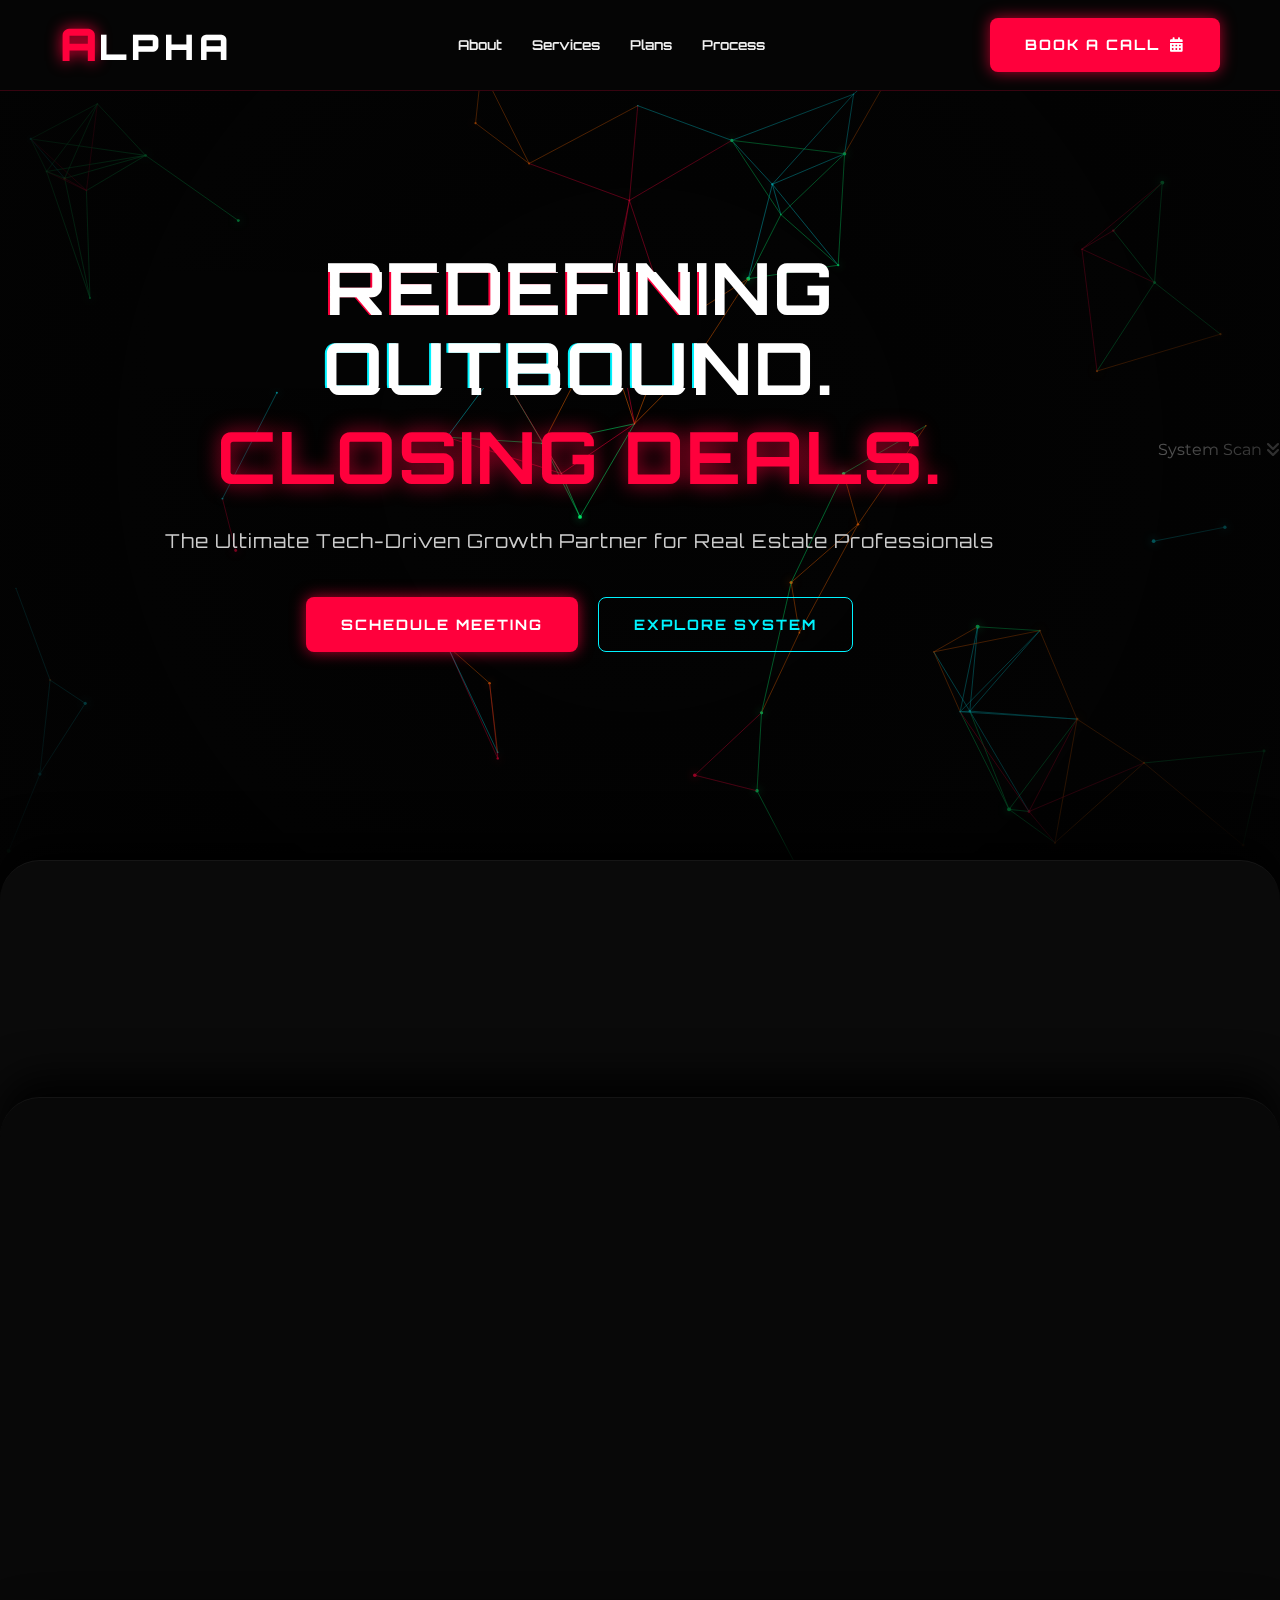
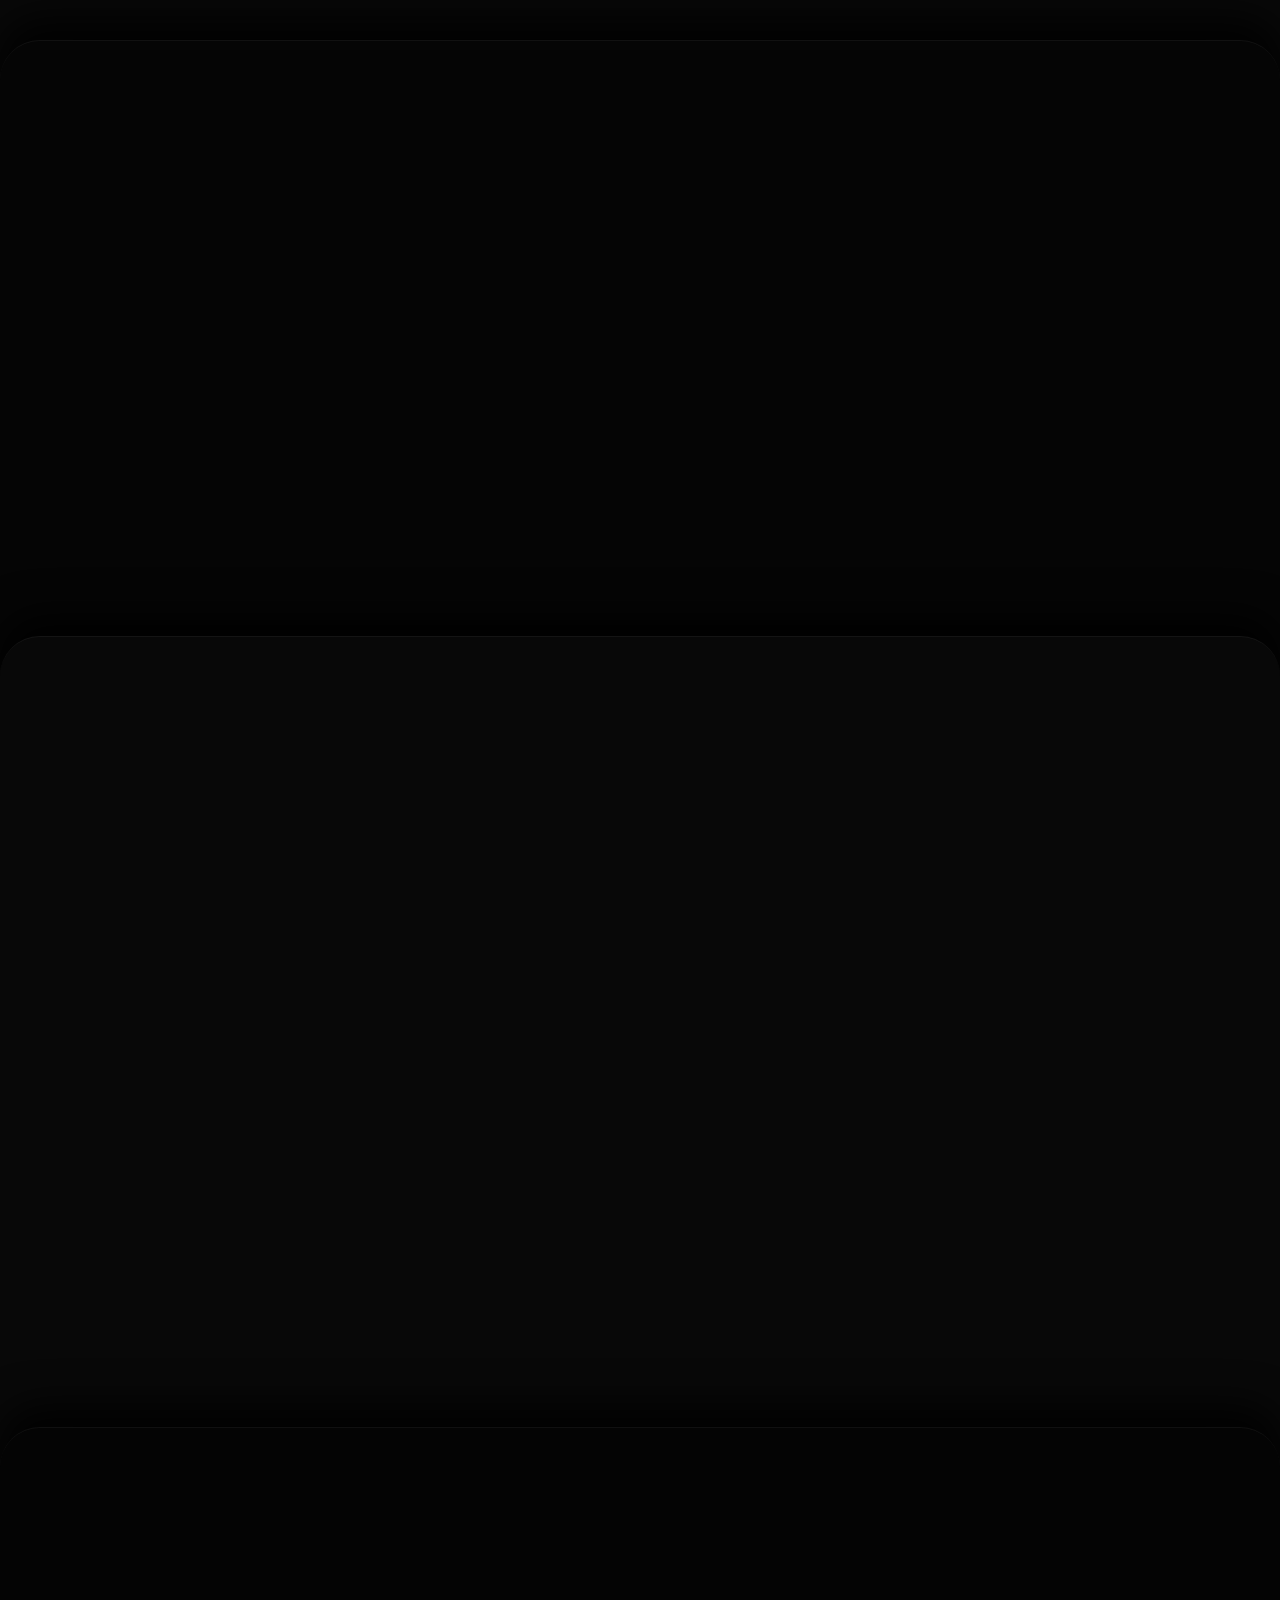
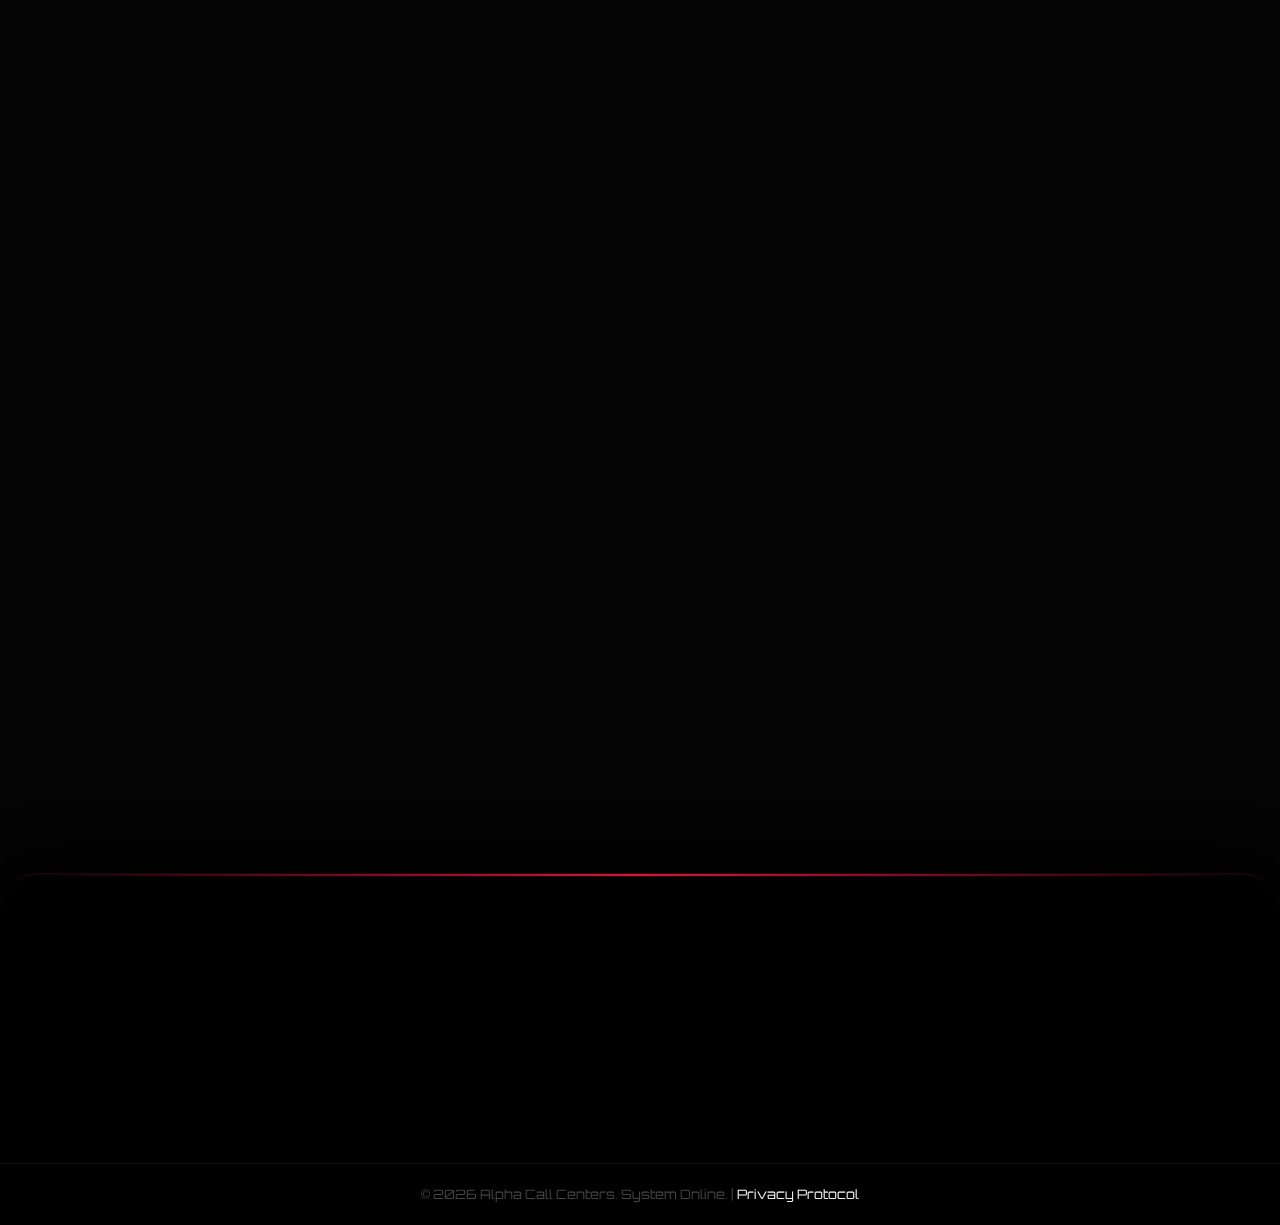
<file: sample 1/index.html>
<!DOCTYPE html>
<html lang="en">
<head>
    <meta charset="UTF-8">
    <meta name="viewport" content="width=device-width, initial-scale=1.0">
    <title>Alpha Call Centers | The Future of Outbound</title>
    <link href="https://unpkg.com/aos@2.3.1/dist/aos.css" rel="stylesheet">
    <link rel="stylesheet" href="style.css">
    <link href="https://fonts.googleapis.com/css2?family=Montserrat:wght@300;400;500;700;900&family=Orbitron:wght@400;500;700;900&display=swap" rel="stylesheet">
    <link rel="stylesheet" href="https://cdnjs.cloudflare.com/ajax/libs/font-awesome/6.4.0/css/all.min.css">
</head>
<body>

    <canvas id="neural-canvas"></canvas>
    <div class="bg-overlay"></div>

    <nav class="navbar">
        <div class="container nav-container">
            <a href="#home" class="logo">
                <span class="logo-accent">A</span><span class="logo-text">LPHA</span>
            </a>
            <ul class="nav-links">
                <li><a href="#about" class="cyber-link">About</a></li>
                <li><a href="#services" class="cyber-link">Services</a></li>
                <li><a href="#packages" class="cyber-link">Plans</a></li>
                <li><a href="#how-it-works" class="cyber-link">Process</a></li>
            </ul>
            <a href="#booking" class="btn btn-neon">Book a Call <i class="fas fa-calendar-alt"></i></a>
            <div class="hamburger">
                <i class="fas fa-bars"></i>
            </div>
        </div>
    </nav>

    <header id="home" class="hero-section">
        <div class="container hero-content">
            <h1 class="hero-title glitch" data-text="Redefining Outbound.">
                Redefining Outbound.
            </h1>
            <h1 class="hero-title highlight text-glow" data-aos="fade-up" data-aos-delay="200">
                Closing Deals.
            </h1>
            <p data-aos="fade-up" data-aos-delay="400" class="hero-subtitle">
                The Ultimate Tech-Driven Growth Partner for Real Estate Professionals
            </p>
            <div class="hero-btns" data-aos="fade-up" data-aos-delay="600">
                <a href="#booking" class="btn btn-neon">Schedule Meeting</a>
                <a href="#services" class="btn btn-outline-cyber float-anim">Explore System</a>
            </div>
        </div>

        <a href="#stats" class="scroll-down-btn" data-aos="fade-in" data-aos-delay="1000">
            <span>System Scan</span>
            <i class="fas fa-angle-double-down"></i>
        </a>
    </header>

    <section id="stats" class="stats-section stacked-section">
        <div class="container">
            <div class="stats-grid">
                <div class="stat-box color-orange" data-aos="fade-up" data-aos-delay="100">
                    <h3 class="counter">200+</h3>
                    <p>Deals Closed</p>
                </div>
                <div class="stat-box color-red" data-aos="fade-up" data-aos-delay="200">
                    <h3 class="counter">24/7</h3>
                    <p>Uptime Support</p>
                </div>
                <div class="stat-box color-green" data-aos="fade-up" data-aos-delay="300">
                    <h3 class="counter">100%</h3>
                    <p>Data Accuracy</p>
                </div>
            </div>
        </div>
    </section>

    <section id="about" class="about stacked-section section-padding">
        <div class="container about-container">
            <div class="cyber-card" data-aos="zoom-in" data-aos-duration="1000">
                <div class="section-title left-align">
                    <h2>The <span class="alpha-neon-word">ALPHA</span> Advantage</h2>
                    <p class="subtitle-cyber color-orange">Dominating the real estate market requires next-gen infrastructure.</p>
                </div>
                <div class="about-text">
                    <p>At <strong>Alpha Call Centers</strong>, we operate as a seamless extension of your neural network. We engineer bespoke growth systems, transforming cold data into hot, ready-to-close conversions for real estate investors, wholesalers, and flippers.</p>
                    <p>Beyond our elite dialing agents, we secure your operational edge with 24/7 IT support, CRM optimization, and flawless automation setups. Partnering with us means unlocking a highly optimized revenue-generating machine.</p>
                    <a href="#booking" class="btn btn-outline-cyber mt-20">Sync With Us</a>
                </div>
            </div>
        </div>
    </section>

    <section id="services" class="services stacked-section section-padding">
        <div class="container">
            <div class="section-title" data-aos="fade-down">
                <h2>Elite Services</h2>
                <p>High-performance modules designed for maximum ROI.</p>
            </div>
            <div class="cyber-grid">
                <div class="cyber-module hover-orange" data-aos="fade-up" data-aos-delay="100">
                    <div class="icon-wrapper"><i class="fas fa-database"></i></div>
                    <h3>Precision Sourcing</h3>
                    <p>Highly targeted data mining matched perfectly to your ideal client profile for absolute efficiency.</p>
                </div>
                <div class="cyber-module hover-red" data-aos="fade-up" data-aos-delay="200">
                    <div class="icon-wrapper"><i class="fas fa-headset"></i></div>
                    <h3>Strategic Calling</h3>
                    <p>Fuel your pipeline with elite communicators who excel at high-level prospect qualification.</p>
                </div>
                <div class="cyber-module hover-green" data-aos="fade-up" data-aos-delay="300">
                    <div class="icon-wrapper"><i class="fas fa-handshake"></i></div>
                    <h3>Acquisition</h3>
                    <p>We handle heavy negotiations and dispositions to push your deals across the finish line with speed.</p>
                </div>
            </div>
        </div>
    </section>

    <section id="packages" class="packages stacked-section section-padding">
        <div class="container">
            <div class="section-title" data-aos="fade-up">
                <h2>Data Plans</h2>
            </div>
            <div class="pricing-wrapper">
                <div class="cyber-price-card theme-orange" data-aos="fade-right" data-aos-delay="200">
                    <h3>Starter</h3>
                    <p class="subtitle">For emerging protocols</p>
                    <ul class="features-list">
                        <li><i class="fas fa-check"></i> 1 Dedicated Cold Caller</li>
                        <li><i class="fas fa-check"></i> Account Success Manager</li>
                        <li><i class="fas fa-check"></i> QA & Performance Tracking</li>
                        <li><i class="fas fa-check"></i> Readymode Dialer Access</li>
                        <li><i class="fas fa-check"></i> Weekly Sync</li>
                    </ul>
                    <a href="#booking" class="btn btn-outline-orange w-100">Initialize Plan</a>
                </div>
                
                <div class="cyber-price-card featured-plan theme-red" data-aos="zoom-in" data-aos-delay="100">
                    <div class="cyber-badge">Top Tier</div>
                    <h3>Pro Scaling</h3>
                    <p class="subtitle">For aggressive override</p>
                    <ul class="features-list">
                        <li><i class="fas fa-bolt highlight-red"></i> <strong>2 Dedicated Callers</strong></li>
                        <li><i class="fas fa-bolt highlight-red"></i> Account Success Manager</li>
                        <li><i class="fas fa-bolt highlight-red"></i> 30k Fresh Data Records</li>
                        <li><i class="fas fa-bolt highlight-red"></i> 30k Premium Skip Traces</li>
                        <li><i class="fas fa-bolt highlight-red"></i> QA, Analytics & Sync</li>
                    </ul>
                    <a href="#booking" class="btn btn-neon w-100">Deploy Now</a>
                </div>
                
                <div class="cyber-price-card theme-green" data-aos="fade-left" data-aos-delay="200">
                    <h3>Growth</h3>
                    <p class="subtitle">For established nodes</p>
                    <ul class="features-list">
                        <li><i class="fas fa-check"></i> 1 Dedicated Cold Caller</li>
                        <li><i class="fas fa-check"></i> Account Success Manager</li>
                        <li><i class="fas fa-check"></i> 15k Fresh Data Records</li>
                        <li><i class="fas fa-check"></i> 15k Premium Skip Traces</li>
                        <li><i class="fas fa-check"></i> QA & Weekly Sync</li>
                    </ul>
                    <a href="#booking" class="btn btn-outline-green w-100">Initialize Plan</a>
                </div>
            </div>
        </div>
    </section>

    <section id="booking" class="booking-section stacked-section section-padding">
        <div class="container">
            <div class="section-title" data-aos="fade-down">
                <h2>Free 30-Minutes <span class="color-green">Meeting</span></h2>
                <p>Select a date and time to talk to our Acquisition Manager.</p>
            </div>
            
            <div class="calendly-wrapper" data-aos="zoom-in" data-aos-delay="200">
                <div class="calendly-inline-widget" data-url="https://calendly.com/YOUR_CALENDLY_LINK_HERE?hide_gdpr_banner=1&background_color=0a0a0a&text_color=ffffff&primary_color=ff003c" style="min-width:320px;height:700px;"></div>
                <script type="text/javascript" src="https://assets.calendly.com/assets/external/widget.js" async></script>
                </div>
        </div>
    </section>

    <footer class="footer-cyber stacked-section">
        <div class="footer-grid-line"></div>
        <div class="container footer-grid">
            <div class="footer-brand" data-aos="fade-right">
                <h2 class="logo"><span class="logo-accent">A</span><span class="logo-text">LPHA</span></h2>
                <p class="brand-desc mt-20">"Cold Calling is Our Craft. Closing Deals is Our Business."</p>
            </div>
            <div class="footer-contact" data-aos="fade-left">
                <h3>Open Comm Channel</h3>
                <div class="contact-info">
                    <a href="mailto:support@galaxycallcenters.com"><i class="fas fa-envelope"></i> contact@alphacallcenters.com</a>
                    <a href="tel:5077040470"><i class="fas fa-satellite-dish"></i> (507) 704-0470</a>
                </div>
                <div class="social-cyber">
                    <a href="#"><i class="fab fa-linkedin-in"></i></a>
                    <a href="#"><i class="fab fa-facebook-f"></i></a>
                    <a href="#"><i class="fab fa-instagram"></i></a>
                </div>
            </div>
        </div>
        <div class="footer-copyright">
            <p>&copy; 2026 Alpha Call Centers. System Online. | <a href="#">Privacy Protocol</a></p>
        </div>
    </footer>

    <script src="https://unpkg.com/aos@2.3.1/dist/aos.js"></script>
    <script src="script.js"></script>
</body>
</html>
</file>
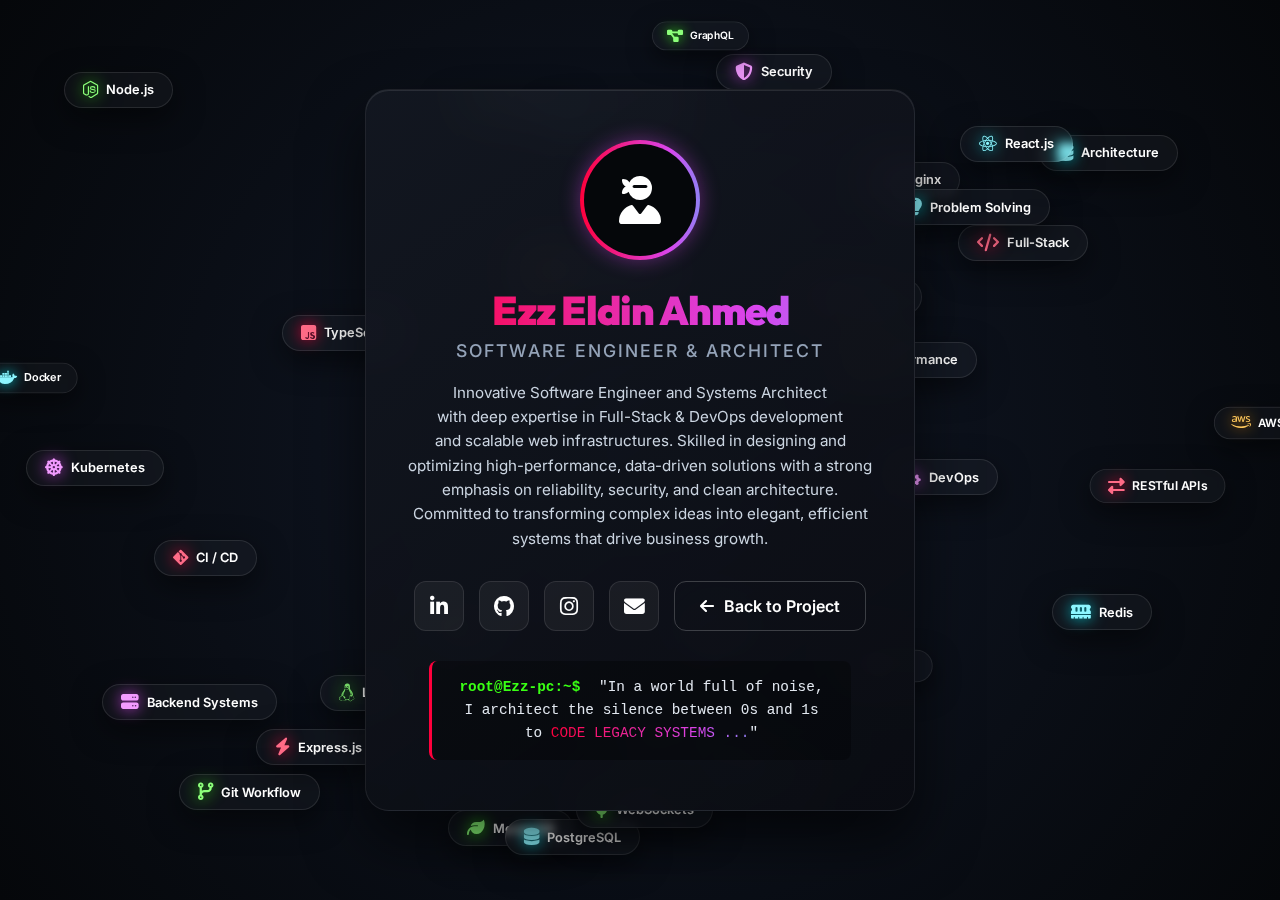
<file: ezz-profile.html>
<!DOCTYPE html>
<html lang="en">
<head>
    <meta charset="UTF-8">
    <meta name="viewport" content="width=device-width, initial-scale=1.0">
    <title>Ezz Eldin Ahmed | Software Engineer</title>
    <link rel="icon" type="image/png" href="logo1.png">
    
    <link rel="preconnect" href="https://fonts.googleapis.com">
    <link rel="preconnect" href="https://fonts.gstatic.com" crossorigin>
    <link href="https://fonts.googleapis.com/css2?family=Inter:wght@400;500;600&family=Outfit:wght@700;800;900&display=swap" rel="stylesheet">
    <link rel="stylesheet" href="https://cdnjs.cloudflare.com/ajax/libs/font-awesome/6.4.0/css/all.min.css">

    <style>
        :root {
            --bg-dark: #05070a;
            --text-muted: #94a3b8;
            --font-heading: 'Outfit', sans-serif;
            --font-body: 'Inter', sans-serif;
        }

        * { margin: 0; padding: 0; box-sizing: border-box; }
        
        body {
            /* radial-gradient عشان تفتح الخلفية زي ما اتفقنا */
            background: radial-gradient(circle at center, #111827 0%, #05070a 100%);
            color: #fff;
            font-family: var(--font-body);
            min-height: 100vh; /* بيخلي الصفحة بطول الشاشة بالظبط */
            display: flex;
            align-items: center; /* بيوسط الكارت رأساً (فوق وتحت) */
            justify-content: center; /* بيوسط الكارت أفقياً (يمين وشمال) */
            overflow: hidden; 
            position: relative;
            margin: 0;
        }

        /* ================= DEV FLOATING PILLS (MATRIX MODE) ================= */
/* ================= DEV FLOATING PILLS (MATRIX MODE) ================= */
.floating-pills { position: absolute; top: 0; left: 0; width: 100%; height: 100%; pointer-events: none; z-index: 0; opacity: 1; }        .f-pill { 
            position: absolute; background: rgba(255, 255, 255, 0.03); border: 1px solid rgba(255, 255, 255, 0.1); 
            backdrop-filter: blur(5px); box-shadow: 0 10px 30px rgba(0,0,0,0.5); display: flex; align-items: center; justify-content: center; 
            animation: floatDevPill 4s ease-in-out infinite alternate; 
            padding: 8px 18px; border-radius: 50px; font-weight: 600; color: #fff; gap: 8px; font-size: 0.8rem;
            white-space: nowrap;
        }
        .f-pill i { font-size: 1.1rem; }
        
        /* تلوين أيقونات البرمجة */
        /* تلوين أيقونات البرمجة (النسخة الفاتحة المضيئة) */
        .icon-node { color: #8cff7a; text-shadow: 0 0 15px rgba(57,255,20,0.9); }
        .icon-db { color: #8cf6ff; text-shadow: 0 0 15px rgba(0,243,255,0.9); }
        .icon-server { color: #f29bff; text-shadow: 0 0 15px rgba(217,70,239,0.9); }
        .icon-code { color: #ff6b87; text-shadow: 0 0 15px rgba(255,0,60,0.9); }
        .icon-aws { color: #ffc85c; text-shadow: 0 0 15px rgba(255,153,0,0.9); }

        /* توزيع الـ 33 كبسولة في كل زوايا الشاشة بسرعات مختلفة */
        .pill-1 { top: 8%; left: 5%; animation-duration: 3.5s; }
        .pill-2 { top: 15%; right: 8%; animation-duration: 4.2s; animation-delay: -1s; }
        .pill-3 { bottom: 20%; left: 8%; animation-duration: 3.8s; animation-delay: -0.5s; }
        .pill-4 { top: 25%; right: 15%; animation-duration: 4.5s; animation-delay: -2s; }
        .pill-5 { top: 10%; left: 35%; animation-duration: 5s; animation-delay: -1.5s; }
        .pill-6 { bottom: 12%; right: 35%; animation-duration: 4.1s; animation-delay: -2.5s; }
        .pill-7 { top: 40%; left: -2%; animation-duration: 3.2s; animation-delay: -0.8s; transform: scale(0.85); }
        .pill-8 { top: 45%; right: -2%; animation-duration: 4.8s; animation-delay: -1.2s; transform: scale(0.9); }
        .pill-9 { bottom: 6%; left: 35%; animation-duration: 3.9s; animation-delay: -2.1s; }
        .pill-10 { top: 6%; right: 35%; animation-duration: 4.6s; animation-delay: -3s; }
        .pill-11 { top: 60%; left: 12%; animation-duration: 3.4s; animation-delay: -0.3s; }
        .pill-12 { bottom: 30%; right: 10%; animation-duration: 4.3s; animation-delay: -1.8s; }
        .pill-13 { top: 35%; left: 22%; animation-duration: 5.2s; animation-delay: -2.2s; }
        .pill-14 { bottom: 45%; right: 22%; animation-duration: 3.7s; animation-delay: -0.9s; }
        .pill-15 { top: 75%; left: 25%; animation-duration: 4.9s; animation-delay: -1.7s; }
        .pill-16 { top: 80%; right: 40%; animation-duration: 3.6s; animation-delay: -0.6s; }
        .pill-17 { bottom: 15%; left: 20%; animation-duration: 4.4s; animation-delay: -2.8s; }
        .pill-18 { top: 18%; right: 25%; animation-duration: 5.1s; animation-delay: -3.5s; }
        
        /* الـ 15 كبسولة الجداد */
        .pill-19 { top: 2%; left: 50%; animation-duration: 3.1s; animation-delay: -0.2s; transform: scale(0.8); }
        .pill-20 { bottom: 5%; right: 50%; animation-duration: 4.7s; animation-delay: -1.1s; }
        .pill-21 { top: 50%; left: 2%; animation-duration: 3.9s; animation-delay: -2.4s; }
        .pill-22 { top: 52%; right: 4%; animation-duration: 5.3s; animation-delay: -0.7s; transform: scale(0.95); }
        .pill-23 { top: 88%; left: 45%; animation-duration: 4.1s; animation-delay: -3.1s; }
        .pill-24 { bottom: 85%; right: 45%; animation-duration: 3.3s; animation-delay: -1.4s; }
        .pill-25 { top: 28%; left: 40%; animation-duration: 4.6s; animation-delay: -0.9s; }
        .pill-26 { bottom: 28%; right: 40%; animation-duration: 3.8s; animation-delay: -2.6s; }
        .pill-27 { top: 68%; left: 32%; animation-duration: 5.5s; animation-delay: -1.9s; transform: scale(0.85); }
        .pill-28 { bottom: 65%; right: 28%; animation-duration: 4.4s; animation-delay: -0.4s; }
        .pill-29 { top: 14%; left: 75%; animation-duration: 3.6s; animation-delay: -2.2s; }
        .pill-30 { bottom: 10%; right: 75%; animation-duration: 4.9s; animation-delay: -1.5s; }
        .pill-31 { top: 72%; left: 65%; animation-duration: 3.7s; animation-delay: -3.3s; transform: scale(0.9); }
        .pill-32 { bottom: 75%; right: 18%; animation-duration: 5.0s; animation-delay: -0.8s; }
        .pill-33 { top: 38%; left: 65%; animation-duration: 4.2s; animation-delay: -2.7s; }

        @keyframes floatDevPill { 0% { transform: translateY(0) rotate(0deg); } 100% { transform: translateY(-40px) rotate(5deg); } }

        /* ================= RGB ANIMATION ================= */
        @keyframes rgbShine {
            0% { background-position: 0% center; }
            100% { background-position: 300% center; }
        }

        .rgb-text {
            background: linear-gradient(90deg, #ff003c, #d946ef, #00f3ff, #ff7300, #ff003c);
            background-size: 300% auto;
            -webkit-background-clip: text;
            -webkit-text-fill-color: transparent;
            animation: rgbShine 4s linear infinite;
        }

        /* ================= PROFILE CARD ================= */
        .profile-card {
            background: linear-gradient(145deg, rgba(20, 24, 34, 0.85) 0%, rgba(10, 12, 18, 0.95) 100%);
            border: 1px solid rgba(255, 255, 255, 0.08);
            backdrop-filter: blur(25px);
            border-radius: 24px;
            padding: 50px 40px;
            text-align: center;
            max-width: 550px; 
            width: 90%;
            position: relative;
            z-index: 10;
            box-shadow: 0 30px 60px rgba(0,0,0,0.6), inset 0 1px 0 rgba(255,255,255,0.1);
            transform: translateY(0);
            transition: transform 0.4s ease, box-shadow 0.4s ease;
        }

        .profile-card:hover {
            transform: translateY(-5px);
            box-shadow: 0 40px 80px rgba(0,0,0,0.8), 0 0 40px rgba(0, 243, 255, 0.1);
        }

        /* RGB Avatar Ring */
        .avatar-ring {
            width: 120px;
            height: 120px;
            margin: 0 auto 25px;
            border-radius: 50%;
            padding: 4px;
            background: linear-gradient(90deg, #ff003c, #d946ef, #00f3ff, #ff7300, #ff003c);
            background-size: 300% auto;
            animation: rgbShine 4s linear infinite;
            box-shadow: 0 0 20px rgba(217, 70, 239, 0.4);
        }

        .avatar-inner {
            width: 100%;
            height: 100%;
            background: var(--bg-dark);
            border-radius: 50%;
            display: flex;
            align-items: center;
            justify-content: center;
            font-size: 3rem;
            color: #fff;
        }

        .name {
            font-family: var(--font-heading);
            font-size: 2.5rem;
            font-weight: 900;
            margin-bottom: 5px;
            letter-spacing: -1px;
        }

        .title {
            font-size: 1.1rem;
            color: var(--text-muted);
            font-weight: 500;
            margin-bottom: 20px;
            letter-spacing: 2px;
            text-transform: uppercase;
        }

        .bio {
            font-size: 0.95rem;
            color: #cbd5e1;
            line-height: 1.6;
            margin-bottom: 30px;
        }

        /* Tech Stack Tags */
        .tech-stack {
            display: flex;
            flex-wrap: wrap;
            justify-content: center;
            gap: 10px;
            margin-bottom: 35px;
        }

        .tech-tag {
            background: rgba(255, 255, 255, 0.05);
            border: 1px solid rgba(255, 255, 255, 0.1);
            padding: 6px 14px;
            border-radius: 8px;
            font-size: 0.8rem;
            font-weight: 600;
            letter-spacing: 1px;
            transition: all 0.3s ease;
        }
        
        .tech-tag:hover {
            background: rgba(0, 243, 255, 0.1);
            border-color: #00f3ff;
            color: #00f3ff;
            transform: translateY(-2px);
        }

        /* Social & Action Buttons */
        .actions {
            display: flex;
            justify-content: center;
            gap: 15px;
        }

        .btn-social {
            width: 50px;
            height: 50px;
            border-radius: 12px;
            background: rgba(255, 255, 255, 0.05);
            border: 1px solid rgba(255, 255, 255, 0.1);
            display: flex;
            align-items: center;
            justify-content: center;
            color: #fff;
            font-size: 1.3rem;
            text-decoration: none;
            transition: all 0.3s ease;
        }

        .btn-social.linkedin:hover { background: #0077b5; border-color: #0077b5; transform: translateY(-3px); box-shadow: 0 10px 20px rgba(0, 119, 181, 0.4);}
        .btn-social.github:hover { background: #fff; color: #000; border-color: #fff; transform: translateY(-3px); box-shadow: 0 10px 20px rgba(255, 255, 255, 0.2);}
        .btn-social.instagram:hover { background: linear-gradient(45deg, #f09433 0%, #e6683c 25%, #dc2743 50%, #cc2366 75%, #bc1888 100%); border-color: transparent; transform: translateY(-3px); box-shadow: 0 10px 20px rgba(220, 39, 67, 0.4);}

        .btn-back {
            display: inline-flex;
            align-items: center;
            gap: 10px;
            padding: 0 25px;
            height: 50px;
            border-radius: 12px;
            background: transparent;
            border: 1px solid rgba(255, 255, 255, 0.2);
            color: #fff;
            font-weight: 600;
            text-decoration: none;
            transition: all 0.3s ease;
        }

        .btn-back:hover {
            background: #fff;
            color: #000;
            transform: translateY(-3px);
        }


        /* ================= MOBILE VIEW FIXES (STRETCH FIX) ================= */
        @media (max-width: 768px) {
            body {
                overflow-y: auto; 
                overflow-x: hidden;
                align-items: center; 
                padding: 40px 0; 
            }

            .profile-card {
                width: 92%;
                padding: 30px 20px;
                margin: 0 auto;
            }

            .avatar-ring { width: 90px; height: 90px; margin-bottom: 15px; }
            .name { font-size: 1.8rem; }
            .bio { font-size: 0.8rem; line-height: 1.5; }

            /* الفيكس هنا: بنصفر الطول وبنلغي الشد */
            .f-pill { 
                padding: 6px 12px; 
                font-size: 0.7rem; 
                height: auto !important; /* بيجبرها ترجع لحجمها الطبيعي */
                max-height: fit-content !important;
            }

            /* إعادة توزيع دقيقة تمنع التمزيق */
            .pill-1 { top: 3% !important; bottom: auto !important; left: 2% !important; transform: scale(0.8); }
            .pill-2 { top: 10% !important; bottom: auto !important; right: 2% !important; transform: scale(0.8); }
            .pill-3 { bottom: 3% !important; top: auto !important; left: 2% !important; transform: scale(0.8); }
            .pill-4 { bottom: 10% !important; top: auto !important; right: 2% !important; transform: scale(0.8); }
            
            .pill-5 { top: 22% !important; bottom: auto !important; left: -5% !important; transform: scale(0.7); }
            .pill-6 { top: 28% !important; bottom: auto !important; right: -5% !important; transform: scale(0.7); }
            .pill-7 { bottom: 22% !important; top: auto !important; left: -2% !important; transform: scale(0.75); }
            .pill-8 { bottom: 28% !important; top: auto !important; right: -2% !important; transform: scale(0.75); }
            
            .pill-9 { top: 40% !important; bottom: auto !important; left: -10% !important; transform: scale(0.65); }
            .pill-10 { top: 48% !important; bottom: auto !important; right: -10% !important; transform: scale(0.65); }
            .pill-11 { bottom: 40% !important; top: auto !important; left: 5% !important; transform: scale(0.8); }
            .pill-12 { bottom: 48% !important; top: auto !important; right: 5% !important; transform: scale(0.8); }

            .pill-13, .pill-14, .pill-15, .pill-16, .pill-17, .pill-18,
            .pill-19, .pill-20, .pill-21, .pill-22, .pill-23, .pill-24,
            .pill-25, .pill-26, .pill-27, .pill-28, .pill-29, .pill-30,
            .pill-31, .pill-32, .pill-33 {
                display: none !important;
            }
        }

        .console-quote {
            margin-top: 30px;
            font-family: 'Courier New', Courier, monospace;
            font-size: 0.9rem;
            background: rgba(0, 0, 0, 0.3);
            padding: 15px 20px;
            border-radius: 8px;
            border-left: 3px solid #ff003c;
            display: inline-block;
            max-width: 90%;
            animation: fadeInQuote 1.5s ease-out;
        }

        .console-prompt {
            color: #39ff14; /* لون أخضر تيرمنال */
            margin-right: 10px;
            font-weight: bold;
        }

        .console-text {
            color: #e2e8f0;
            line-height: 1.6;
        }

        @keyframes fadeInQuote {
            from { opacity: 0; transform: translateY(20px); }
            to { opacity: 1; transform: translateY(0); }
        }

        /* تعديل بسيط للموبايل */
        @media (max-width: 768px) {
            .console-quote {
                font-size: 0.75rem;
                padding: 10px;
            }
        }

    </style>
</head>
<body>

    <div class="floating-pills">
        <div class="f-pill pill-1"><i class="fab fa-node-js icon-node"></i> Node.js</div>
        <div class="f-pill pill-2"><i class="fas fa-database icon-db"></i> Architecture</div>
        <div class="f-pill pill-3"><i class="fas fa-server icon-server"></i> Backend Systems</div>
        <div class="f-pill pill-4"><i class="fas fa-code icon-code"></i> Full-Stack</div>
        <div class="f-pill pill-5"><i class="fas fa-terminal icon-node"></i> API Design</div>
        <div class="f-pill pill-6"><i class="fas fa-network-wired icon-db"></i> Scalability</div>
        <div class="f-pill pill-7"><i class="fab fa-docker icon-db"></i> Docker</div>
        <div class="f-pill pill-8"><i class="fab fa-aws icon-aws"></i> AWS</div>
        <div class="f-pill pill-9"><i class="fas fa-leaf icon-node"></i> MongoDB</div>
        <div class="f-pill pill-10"><i class="fas fa-shield-alt icon-server"></i> Security</div>
        <div class="f-pill pill-11"><i class="fab fa-git-alt icon-code"></i> CI / CD</div>
        <div class="f-pill pill-12"><i class="fas fa-memory icon-db"></i> Redis</div>
        <div class="f-pill pill-13"><i class="fab fa-js-square icon-code"></i> TypeScript</div>
        <div class="f-pill pill-14"><i class="fas fa-cogs icon-server"></i> DevOps</div>
        <div class="f-pill pill-15"><i class="fab fa-linux icon-node"></i> Linux</div>
        <div class="f-pill pill-16"><i class="fas fa-project-diagram icon-db"></i> Microservices</div>
        <div class="f-pill pill-17"><i class="fas fa-bolt icon-code"></i> Express.js</div>
        <div class="f-pill pill-18"><i class="fas fa-server icon-server"></i> Nginx</div>
        
        <div class="f-pill pill-19"><i class="fas fa-project-diagram icon-node"></i> GraphQL</div>
        <div class="f-pill pill-20"><i class="fas fa-database icon-db"></i> PostgreSQL</div>
        <div class="f-pill pill-21"><i class="fas fa-dharmachakra icon-server"></i> Kubernetes</div>
        <div class="f-pill pill-22"><i class="fas fa-exchange-alt icon-code"></i> RESTful APIs</div>
        <div class="f-pill pill-23"><i class="fas fa-plug icon-node"></i> WebSockets</div>
        <div class="f-pill pill-24"><i class="fas fa-sitemap icon-db"></i> System Design</div>
        <div class="f-pill pill-25"><i class="fas fa-cloud icon-aws"></i> Cloud Computing</div>
        <div class="f-pill pill-26"><i class="fas fa-sync-alt icon-server"></i> Agile</div>
        <div class="f-pill pill-27"><i class="fas fa-stream icon-node"></i> Kafka</div>
        <div class="f-pill pill-28"><i class="fas fa-broom icon-code"></i> Clean Code</div>
        <div class="f-pill pill-29"><i class="fab fa-react icon-db"></i> React.js</div>
        <div class="f-pill pill-30"><i class="fas fa-code-branch icon-node"></i> Git Workflow</div>
        <div class="f-pill pill-31"><i class="fab fa-python icon-server"></i> Python</div>
        <div class="f-pill pill-32"><i class="fas fa-lightbulb icon-db"></i> Problem Solving</div>
        <div class="f-pill pill-33"><i class="fas fa-tachometer-alt icon-aws"></i> Performance</div>
    </div>

    <div class="profile-card">
        
        <div class="avatar-ring">
            <div class="avatar-inner">
                <i class="fas fa-user-ninja"></i>
            </div>
        </div>

        <h1 class="name rgb-text">Ezz Eldin Ahmed</h1>
        <div class="title">Software Engineer & Architect</div>

        <p class="bio">
            Innovative Software Engineer and Systems Architect <br> with deep expertise in Full-Stack & DevOps development <br> and scalable web infrastructures. Skilled in designing and optimizing high-performance, data-driven solutions with a strong emphasis on reliability, security, and clean architecture. Committed to transforming complex ideas into elegant, efficient systems that drive business growth.
        </p>

        <!--<div class="tech-stack">
            <span class="tech-tag">Node.js</span>
            <span class="tech-tag">Express</span>
            <span class="tech-tag">JavaScript / TS</span>
            <span class="tech-tag">DevOps</span>
            <span class="tech-tag">Microservices</span>
            <span class="tech-tag">Database Architecture</span>
            <span class="tech-tag"> Full-Stack Web Development</span>
        </div> -->

        <div class="actions">
            <a href="https://www.linkedin.com/in/ezz-eldin-ahmed22/" target="_blank" class="btn-social linkedin"><i class="fab fa-linkedin-in"></i></a>
            <a href="https://github.com/EzzEldinx" target="_blank" class="btn-social github"><i class="fab fa-github"></i></a>
            <a href="https://www.instagram.com/ezzeldiinx" target="_blank" class="btn-social instagram"><i class="fab fa-instagram"></i></a>
            <a href="mailto:ezzeldin55x@gmail.com" class="btn-social gmail" title="Email Me"><i class="fas fa-envelope"></i></a>
            <a href="index.html" class="btn-back"><i class="fas fa-arrow-left"></i> Back to Project</a>
        </div>

        <div class="console-quote">
            <span class="console-prompt">root@Ezz-pc:~$</span> 
            <span class="console-text">
                "In a world full of noise, I architect the silence between 0s and 1s to <span class="rgb-text">CODE LEGACY SYSTEMS ...</span>"
            </span>
        </div>

    </div>

</body>
</html>
</file>
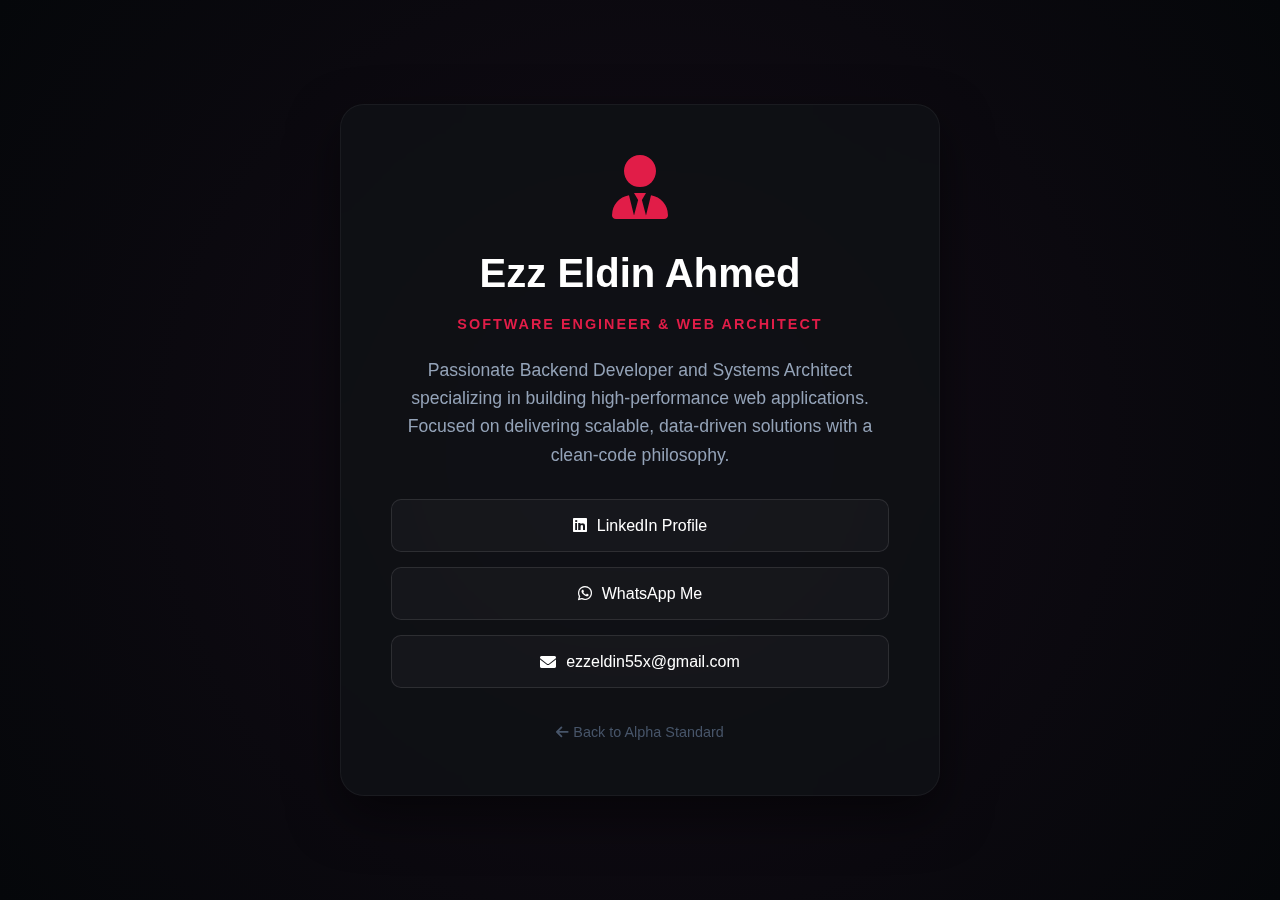
<file: sample 3/ezz-profile.html>
<!DOCTYPE html>
<html lang="en">
<head>
    <meta charset="UTF-8">
    <meta name="viewport" content="width=device-width, initial-scale=1.0">
    <title>Ezz Eldin Ahmed | Software Engineer</title>
    <link rel="stylesheet" href="https://cdnjs.cloudflare.com/ajax/libs/font-awesome/6.0.0/css/all.min.css">
    <link rel="stylesheet" href="style.css"> <style>
        .profile-hero {
            height: 100vh;
            display: flex;
            align-items: center;
            justify-content: center;
            text-align: center;
            background: radial-gradient(circle at center, rgba(225, 29, 72, 0.05) 0%, #05070a 100%);
        }
        .profile-card {
            background: rgba(15, 17, 21, 0.8);
            backdrop-filter: blur(20px);
            border: 1px solid rgba(255, 255, 255, 0.05);
            padding: 50px;
            border-radius: 24px;
            max-width: 600px;
            box-shadow: 0 20px 50px rgba(0,0,0,0.5);
        }
        .profile-img {
            width: 120px; height: 120px;
            border-radius: 50%;
            border: 3px solid #e11d48;
            margin-bottom: 20px;
            box-shadow: 0 0 20px rgba(225, 29, 72, 0.3);
        }
        .profile-name { font-size: 2.5rem; color: #fff; font-weight: 800; margin-bottom: 5px; }
        .profile-tag { color: #e11d48; font-weight: 600; letter-spacing: 2px; text-transform: uppercase; font-size: 0.9rem; margin-bottom: 20px; }
        .profile-bio { color: #94a3b8; font-size: 1.1rem; line-height: 1.6; margin-bottom: 30px; }
        .profile-contact { display: grid; gap: 15px; margin-bottom: 30px; }
        .contact-btn {
            display: flex; align-items: center; justify-content: center; gap: 10px;
            background: rgba(255, 255, 255, 0.03);
            color: #fff; padding: 12px; border-radius: 10px;
            text-decoration: none; border: 1px solid rgba(255,255,255,0.1);
            transition: 0.3s;
        }
        .contact-btn:hover { background: #e11d48; border-color: #e11d48; transform: translateY(-3px); }
        .back-link { color: #475569; text-decoration: none; font-size: 0.9rem; transition: 0.3s; }
        .back-link:hover { color: #fff; }
    </style>
</head>
<body class="dark-bg">
    <section class="profile-hero">
        <div class="profile-card" data-aos="zoom-in">
            <div class="profile-icon"><i class="fas fa-user-tie" style="font-size: 4rem; color: #e11d48; margin-bottom: 20px;"></i></div>
            
            <h1 class="profile-name">Ezz Eldin Ahmed</h1>
            <p class="profile-tag">Software Engineer & Web Architect</p>
            
            <p class="profile-bio">
                Passionate Backend Developer and Systems Architect specializing in building high-performance web applications. 
                Focused on delivering scalable, data-driven solutions with a clean-code philosophy.
            </p>

            <div class="profile-contact">
                <a href="https://www.linkedin.com/in/ezz-eldin-ahmed22/" target="_blank" class="contact-btn">
                    <i class="fab fa-linkedin"></i> LinkedIn Profile
                </a>
                <a href="https://wa.me/201020955429" target="_blank" class="contact-btn">
                    <i class="fab fa-whatsapp"></i> WhatsApp Me
                </a>
                <a href="mailto:ezzeldin55x@gmail.com" class="contact-btn">
                    <i class="fas fa-envelope"></i> ezzeldin55x@gmail.com
                </a>
            </div>

            <a href="index.html" class="back-link"><i class="fas fa-arrow-left"></i> Back to Alpha Standard</a>
        </div>
    </section>

    <script src="https://unpkg.com/aos@next/dist/aos.js"></script>
    <script>AOS.init();</script>
</body>
</html>
</file>
<file: sample 1/style.css>
/* ================= Variables & Core Setup ================= */
:root {
    /* Main Alpha Theme */
    --cyber-red: #ff003c; 
    --cyber-red-glow: rgba(255, 0, 60, 0.7);
    --bg-deep: #030303;
    --bg-panel: rgba(12, 12, 12, 0.95);
    --text-main: #f0f0f0;
    --text-muted: #8a8a8a;
    
    /* New Energetic Colors (Soul/Life) */
    --neon-green: #00ff73;
    --neon-orange: #ff6a00;
    --neon-cyan: #00f3ff;

    --transition: all 0.4s cubic-bezier(0.25, 0.8, 0.25, 1);
}

* {
    margin: 0;
    padding: 0;
    box-sizing: border-box;
}

body {
    background-color: var(--bg-deep);
    color: var(--text-main);
    font-family: 'Montserrat', sans-serif;
    line-height: 1.6;
    overflow-x: hidden;
}

h1, h2, h3, h4, .logo, .btn {
    font-family: 'Orbitron', sans-serif; 
    text-transform: uppercase;
    letter-spacing: 2px;
}

a { text-decoration: none; color: var(--text-main); transition: var(--transition); }
ul { list-style: none; }

.container {
    max-width: 1200px;
    margin: 0 auto;
    padding: 0 20px;
    position: relative;
    z-index: 5;
}

/* ================= Background Canvas ================= */
#neural-canvas {
    position: fixed; top: 0; left: 0; width: 100vw; height: 100vh; z-index: 0;
}
.bg-overlay {
    position: fixed; top: 0; left: 0; width: 100%; height: 100%;
    background: radial-gradient(circle at center, transparent 0%, var(--bg-deep) 100%);
    z-index: 1; pointer-events: none;
}

/* ================= The "Khayaly" Stacked Section Effect ================= */
/* This makes every section slide up and overlap the previous one like a card */
.stacked-section {
    background-color: #060606; /* Solid to cover the back */
    position: relative;
    z-index: 10;
    border-top: 1px solid rgba(255, 255, 255, 0.05);
    border-radius: 40px 40px 0 0; /* Curved top */
    box-shadow: 0 -20px 40px rgba(0, 0, 0, 0.9);
    margin-top: -40px; /* The overlap magic */
    padding-top: 100px; /* Space for the overlap */
    padding-bottom: 60px;
}

/* Specific background tints for overlapping sections to show depth */
#stats { background-color: #0a0a0a; z-index: 11; }
#about { background-color: #080808; z-index: 12; }
#services { background-color: #050505; z-index: 13; }
#packages { background-color: #080808; z-index: 14; }
#booking { background-color: #040404; z-index: 15; }
.footer-cyber { background-color: #000000; z-index: 16; margin-top: -30px; border-radius: 40px 40px 0 0; }

/* ================= Typography & Colors ================= */
.highlight { color: var(--cyber-red); text-shadow: 0 0 15px var(--cyber-red-glow); }
.text-glow { text-shadow: 0 0 20px var(--cyber-red-glow); }

/* Color Utilities */
.color-green { color: var(--neon-green) !important; text-shadow: 0 0 10px rgba(0,255,115,0.4); }
.color-orange { color: var(--neon-orange) !important; text-shadow: 0 0 10px rgba(255,106,0,0.4); }
.color-red { color: var(--cyber-red) !important; text-shadow: 0 0 10px rgba(255,0,60,0.4); }

.alpha-neon-word {
    color: var(--cyber-red);
    text-shadow: 0 0 10px var(--cyber-red), 0 0 30px var(--cyber-red), 0 0 50px var(--cyber-red);
    font-weight: 900; letter-spacing: 4px;
}

.section-title { text-align: center; margin-bottom: 70px; }
.section-title.left-align { text-align: left; }
.section-title h2 { font-size: 3rem; font-weight: 900; }
.subtitle-cyber { font-size: 1rem; margin-top: 10px; font-family: 'Orbitron', sans-serif;}

/* Glitch */
.glitch { position: relative; color: white; }
.glitch::before, .glitch::after {
    content: attr(data-text); position: absolute; top: 0; left: 0; width: 100%; height: 100%; background: var(--bg-deep);
}
.glitch::before { left: 2px; text-shadow: -2px 0 var(--cyber-red); clip: rect(24px, 550px, 90px, 0); animation: glitch-anim-2 3s infinite linear alternate-reverse; }
.glitch::after { left: -2px; text-shadow: -2px 0 var(--neon-cyan); clip: rect(85px, 550px, 140px, 0); animation: glitch-anim 2.5s infinite linear alternate-reverse; }
@keyframes glitch-anim { 0% { clip: rect(10px, 9999px, 86px, 0); } 20% { clip: rect(62px, 9999px, 12px, 0); } 40% { clip: rect(32px, 9999px, 86px, 0); } 60% { clip: rect(82px, 9999px, 32px, 0); } 80% { clip: rect(12px, 9999px, 96px, 0); } 100% { clip: rect(52px, 9999px, 42px, 0); } }
@keyframes glitch-anim-2 { 0% { clip: rect(65px, 9999px, 100px, 0); } 20% { clip: rect(10px, 9999px, 60px, 0); } 40% { clip: rect(80px, 9999px, 20px, 0); } 60% { clip: rect(40px, 9999px, 90px, 0); } 80% { clip: rect(90px, 9999px, 10px, 0); } 100% { clip: rect(20px, 9999px, 80px, 0); } }

/* ================= Logo Fix ================= */
.logo { display: flex; align-items: center; }
.logo-accent { font-size: 2.8rem; font-weight: 900; color: var(--cyber-red); text-shadow: 0 0 15px var(--cyber-red); }
.logo-text { font-size: 2.2rem; font-weight: 900; color: #ffffff; letter-spacing: 5px; margin-top: 5px;}

/* ================= Buttons ================= */
.btn {
    display: inline-flex; align-items: center; justify-content: center;
    padding: 15px 35px; font-size: 0.9rem; font-weight: 700;
    cursor: pointer; transition: var(--transition); position: relative;
    border-radius: 8px; /* Slightly smoother for the modern tech look */
}
.btn i { margin-left: 10px; }
.btn-neon { background: var(--cyber-red); color: #fff; border: none; box-shadow: 0 0 15px var(--cyber-red-glow); }
.btn-neon:hover { background: #fff; color: var(--cyber-red); box-shadow: 0 0 30px var(--cyber-red); transform: translateY(-3px); }

.btn-outline-cyber { background: transparent; color: var(--neon-cyan); border: 1px solid var(--neon-cyan); }
.btn-outline-cyber:hover { background: var(--neon-cyan); color: var(--bg-deep); box-shadow: 0 0 20px var(--neon-cyan); transform: translateY(-3px);}

.btn-outline-orange { background: transparent; color: var(--neon-orange); border: 1px solid var(--neon-orange); }
.btn-outline-orange:hover { background: var(--neon-orange); color: var(--bg-deep); box-shadow: 0 0 20px var(--neon-orange); transform: translateY(-3px);}

.btn-outline-green { background: transparent; color: var(--neon-green); border: 1px solid var(--neon-green); }
.btn-outline-green:hover { background: var(--neon-green); color: var(--bg-deep); box-shadow: 0 0 20px var(--neon-green); transform: translateY(-3px);}

.w-100 { width: 100%; }

/* ================= Navbar ================= */
.navbar { background: rgba(5, 5, 5, 0.9); backdrop-filter: blur(10px); position: fixed; width: 100%; top: 0; z-index: 1000; border-bottom: 1px solid rgba(255,0,60,0.2);}
.nav-container { display: flex; justify-content: space-between; align-items: center; height: 90px; }
.nav-links { display: flex; gap: 30px; }
.cyber-link { font-family: 'Orbitron', sans-serif; font-size: 0.85rem; font-weight: 600; position: relative; }
.cyber-link::before { content: ''; position: absolute; bottom: -5px; left: 0; width: 0; height: 2px; background: var(--cyber-red); transition: width 0.3s ease; }
.cyber-link:hover::before { width: 100%; }
.cyber-link:hover { color: var(--cyber-red); text-shadow: 0 0 8px var(--cyber-red); }
.hamburger { display: none; font-size: 1.8rem; color: var(--cyber-red); cursor: pointer; }

/* ================= Hero Section ================= */
.hero-section { position: relative; height: 100vh; display: flex; align-items: center; justify-content: center; text-align: center; }
.hero-content { max-width: 900px; z-index: 5; }
.hero-title { font-size: 4.5rem; line-height: 1.1; margin-bottom: 10px; }
.hero-subtitle { font-size: 1.2rem; color: #ccc; margin: 30px 0 40px; font-weight: 300; font-family: 'Orbitron', sans-serif; letter-spacing: 1px;}
.hero-btns { display: flex; justify-content: center; gap: 20px; }

/* ================= Stats Grid ================= */
.stats-grid { display: flex; justify-content: space-around; flex-wrap: wrap; gap: 30px; }
.stat-box { text-align: center; }
.stat-box h3 { font-size: 3.5rem; margin-bottom: 5px; }
.stat-box p { font-family: 'Orbitron', sans-serif; font-size: 0.85rem; color: #888; }

/* ================= Cards ================= */
.cyber-card, .cyber-module, .cyber-price-card {
    background: var(--bg-panel);
    border: 1px solid rgba(255, 255, 255, 0.05);
    padding: 40px; border-radius: 20px;
    position: relative; transition: var(--transition);
}

.cyber-grid { display: grid; grid-template-columns: repeat(auto-fit, minmax(300px, 1fr)); gap: 30px; }

.icon-wrapper { margin-bottom: 20px; }
.icon-wrapper i { font-size: 2.5rem; color: var(--text-muted); transition: var(--transition);}

.hover-orange:hover { border-color: var(--neon-orange); box-shadow: 0 10px 30px rgba(255,106,0,0.15); transform: translateY(-10px);}
.hover-orange:hover .icon-wrapper i { color: var(--neon-orange); text-shadow: 0 0 15px var(--neon-orange); }

.hover-red:hover { border-color: var(--cyber-red); box-shadow: 0 10px 30px rgba(255,0,60,0.15); transform: translateY(-10px);}
.hover-red:hover .icon-wrapper i { color: var(--cyber-red); text-shadow: 0 0 15px var(--cyber-red); }

.hover-green:hover { border-color: var(--neon-green); box-shadow: 0 10px 30px rgba(0,255,115,0.15); transform: translateY(-10px);}
.hover-green:hover .icon-wrapper i { color: var(--neon-green); text-shadow: 0 0 15px var(--neon-green); }

.cyber-module h3 { font-size: 1.3rem; margin-bottom: 15px; color: #fff; }

/* ================= Pricing Plans (Colorful Vibe) ================= */
.pricing-wrapper { display: flex; justify-content: center; gap: 30px; flex-wrap: wrap; }
.cyber-price-card { width: 350px; text-align: center; }

.theme-orange { border-top: 3px solid var(--neon-orange); }
.theme-red { border-top: 3px solid var(--cyber-red); }
.theme-green { border-top: 3px solid var(--neon-green); }

.featured-plan { transform: scale(1.05); background: rgba(20, 5, 5, 0.9); }
.featured-plan:hover { transform: scale(1.05) translateY(-5px); box-shadow: 0 15px 40px rgba(255,0,60,0.2); }

.cyber-badge {
    position: absolute; top: 0; left: 50%; transform: translate(-50%, -50%);
    background: var(--cyber-red); color: #fff; padding: 5px 20px; border-radius: 15px;
    font-family: 'Orbitron', sans-serif; font-size: 0.75rem; font-weight: 900;
}

.cyber-price-card h3 { font-size: 2.2rem; color: #fff; }
.features-list { margin: 30px 0; text-align: left; }
.features-list li { margin-bottom: 15px; color: #bbb; display: flex; align-items: center; gap: 12px; }
.features-list li i { color: #555; }
.highlight-red { color: var(--cyber-red) !important; text-shadow: 0 0 5px var(--cyber-red); }

/* ================= Calendly Booking Section ================= */
.calendly-wrapper {
    background: #000;
    border-radius: 20px;
    padding: 20px;
    border: 1px solid rgba(255, 0, 60, 0.3);
    box-shadow: 0 0 30px rgba(255, 0, 60, 0.1);
    overflow: hidden;
}

/* ================= Footer ================= */
.footer-cyber { padding: 80px 0 20px; position: relative;}
.footer-grid-line {
    position: absolute; top: 0; left: 0; width: 100%; height: 2px;
    background: linear-gradient(90deg, transparent, var(--cyber-red), transparent);
}
.footer-grid { display: flex; justify-content: space-between; flex-wrap: wrap; gap: 50px; margin-bottom: 40px; }
.brand-desc { color: #666; font-size: 0.9rem; max-width: 300px; }
.footer-contact h3 { color: #fff; margin-bottom: 20px; font-size: 1.2rem; }
.contact-info { display: flex; flex-direction: column; gap: 15px; margin-bottom: 20px; }
.contact-info a { color: #999; display: flex; align-items: center; gap: 10px; font-family: 'Orbitron', sans-serif; font-size: 0.85rem;}
.contact-info a:hover { color: var(--neon-cyan); text-shadow: 0 0 8px var(--neon-cyan); }
.social-cyber { display: flex; gap: 15px; }
.social-cyber a {
    width: 40px; height: 40px; background: rgba(255,255,255,0.05); color: #fff;
    display: flex; align-items: center; justify-content: center; border-radius: 8px;
    transition: var(--transition);
}
.social-cyber a:hover { background: var(--cyber-red); box-shadow: 0 0 15px var(--cyber-red); transform: translateY(-5px); }
.footer-copyright { text-align: center; padding-top: 20px; border-top: 1px solid #111; color: #444; font-size: 0.8rem; font-family: 'Orbitron', sans-serif;}

/* ================= Mobile Responsive ================= */
@media (max-width: 1024px) { .featured-plan { transform: scale(1); } .featured-plan:hover { transform: translateY(-5px); } }
@media (max-width: 768px) {
    .stacked-section { margin-top: -20px; border-radius: 20px 20px 0 0; padding-top: 60px;}
    .nav-links, .navbar .btn { display: none; }
    .hamburger { display: block; }
    .nav-links.active {
        display: flex; flex-direction: column; position: absolute;
        top: 90px; left: 0; width: 100%; background: rgba(5, 5, 5, 0.98);
        padding: 30px; border-bottom: 1px solid var(--cyber-red); gap: 20px; text-align: center;
    }
    .hero-title { font-size: 2.8rem; }
    .hero-subtitle { font-size: 1rem; }
    .hero-btns { flex-direction: column; }
    .footer-grid { flex-direction: column; text-align: center; }
    .brand-desc { margin: 0 auto; }
    .contact-info a, .social-cyber { justify-content: center; }
}
</file>
<file: sample 3/style.css>
/* ================= Variables & Core Setup ================= */
:root {
    --alpha-red: #d30000; 
    --alpha-red-hover: #ff1a1a;
    
    /* VIVID PHOSPHORESCENT COLORS */
    --neon-green: #39ff14; 
    --neon-orange: #ff7300; 
    --neon-cyan: #00f3ff;
    
    /* Professional Corporate Color Palette */
    --bg-dark: #090b14; 
    --bg-dark-panel: #131722;
    --text-light: #f4f4f8;
    --text-light-muted: #9aa0a6;

    --bg-light: #ffffff;
    --bg-split-blue: #eef5fb; 
    --text-dark: #0b1021;
    --text-dark-muted: #4a5568;
    --text-blue-accent: #1e3a8a; 
    
    /* Fonts Setup */
    --font-heading: 'Outfit', sans-serif;
    --font-body: 'Inter', sans-serif;

    --transition: all 0.3s ease;
}

* { margin: 0; padding: 0; box-sizing: border-box; }

body {
    background-color: var(--bg-dark);
    color: var(--text-light);
    font-family: var(--font-body);
    line-height: 1.7;
    overflow-x: hidden;
}

/* Typography Overrides */
h1, h2, h3, h4, .logo, .btn, .nav-link, .counter, .overline {
    font-family: var(--font-heading); 
}

a { text-decoration: none; color: inherit; transition: var(--transition); }
ul { list-style: none; }

.container {
    max-width: 1200px;
    margin: 0 auto;
    padding: 0 20px;
    position: relative;
    z-index: 5;
}

.relative-z { position: relative; z-index: 5; }
.overflow-hidden { overflow: hidden; }

/* ================= Background Themes ================= */
.dark-bg { background-color: var(--bg-dark); color: var(--text-light); }
.light-bg { background-color: var(--bg-light); color: var(--text-dark); }
.gray-bg { background-color: #f7f9fc; color: var(--text-dark); }

.text-dark { color: var(--text-dark) !important; }
.text-dark-muted { color: var(--text-dark-muted) !important; }
.text-light-muted { color: var(--text-light-muted) !important; }
.text-red { color: var(--alpha-red) !important; }
.text-blue { color: var(--text-blue-accent) !important; }

/* Phosphorescent Custom Classes */
.color-green { color: var(--neon-green) !important; text-shadow: 0 0 15px rgba(57, 255, 20, 0.5); }
.color-orange { color: var(--neon-orange) !important; text-shadow: 0 0 15px rgba(255, 115, 0, 0.5); }
.color-red { color: var(--alpha-red) !important; text-shadow: 0 0 15px rgba(211, 0, 0, 0.5); }
.bg-red { background: var(--alpha-red) !important; }

.section-padding { padding: 100px 0; }

/* ================= Typography & Titles ================= */
.section-title { text-align: center; margin-bottom: 60px; }
.section-title.left-align { text-align: left; margin-bottom: 30px;}
.section-title h2 { font-size: 3rem; font-weight: 800; text-transform: uppercase; letter-spacing: -1px;}
.subtitle-text { font-size: 1.1rem; margin-top: 15px;}
.text-center { text-align: center; }
.mt-20 { margin-top: 20px; }

/* ================= Corporate Buttons ================= */
.btn {
    display: inline-flex; align-items: center; justify-content: center;
    padding: 14px 35px; font-size: 0.95rem; font-weight: 700; text-transform: uppercase;
    cursor: pointer; transition: var(--transition); border-radius: 40px; 
    letter-spacing: 1px;
}

.btn-nav-dark {
    background: #0b1021; color: #fff; padding: 12px 25px; border-radius: 30px;
    font-size: 0.8rem;
}
.btn-nav-dark:hover { background: var(--alpha-red); }

.btn-red { background: var(--alpha-red); color: #fff; border: none; }
.btn-red:hover { background: var(--alpha-red-hover); transform: translateY(-3px); box-shadow: 0 10px 20px rgba(211, 0, 0, 0.3);}

.btn-outline { background: transparent; color: #fff; border: 2px solid #fff; }
.btn-outline:hover { background: #fff; color: var(--bg-dark); transform: translateY(-3px);}

.w-100 { width: 100%; }

/* ================= Floating Clean Pill Navbar ================= */
.navbar { 
    position: fixed; top: 25px; left: 50%; transform: translateX(-50%);
    width: 90%; max-width: 1000px;
    background: linear-gradient(90deg, #d3d5da 0%, #bcc0c8 100%);
    backdrop-filter: blur(20px); border-radius: 50px; z-index: 1000; 
    border: 1px solid rgba(255, 255, 255, 0.8);
    box-shadow: 0 15px 35px rgba(0, 0, 0, 0.2); transition: var(--transition);
}

.navbar.scrolled {
    width: 100%; max-width: 100%; top: 0; border-radius: 0;
    background: #d3d5da;
}

.nav-container { 
    display: flex; justify-content: space-between; align-items: center; 
    height: 70px; padding: 0 15px 0 25px; 
}

.logo { display: flex; align-items: center; text-decoration: none; }
.nav-logo-img { height: 40px; width: auto; margin-right: 12px; }
.logo-text { 
    font-size: 1.6rem; font-weight: 900; color: #0b1021; 
    letter-spacing: 2px;
}

.nav-links { display: flex; gap: 40px; }
.nav-link { 
    font-size: 0.85rem; font-weight: 700; color: #0b1021; text-transform: uppercase; 
    letter-spacing: 1px; transition: color 0.3s;
}
.nav-link:hover { color: var(--alpha-red); }

.hamburger { display: none; font-size: 1.8rem; color: #0b1021; cursor: pointer; }

/* ================= Centered Hero Section (FIXED GLITCH ALIGNMENT) ================= */
.hero-section { 
    position: relative; 
    height: 100vh; 
    display: flex; 
    align-items: center; 
    justify-content: center; 
    background-color: var(--bg-dark); 
    overflow: hidden; 
    padding-top: 50px; 
}

#waterfall-container { position: absolute; top: 0; left: 0; width: 100%; height: 100%; z-index: 1; pointer-events: none; overflow: hidden; }
.waterfall-item { position: absolute; top: -50px; opacity: 0.08; will-change: transform; }

.bg-overlay { position: absolute; top: 0; left: 0; width: 100%; height: 100%; background: radial-gradient(circle at center, rgba(9,11,20,0.6) 0%, var(--bg-dark) 100%); z-index: 2; pointer-events: none;}

.hero-content { 
    max-width: 900px; z-index: 5; display: flex; flex-direction: column; align-items: center; justify-content: center; position: relative; width: 100%;
}

.hero-logo-wrapper { 
    margin-bottom: 20px; 
    perspective: 1000px; 
    z-index: 10; 
    display: flex;
    justify-content: center;
}
#floating-logo {
    width: 320px; 
    max-width: 90vw; 
    height: auto;
    object-fit: contain; 
    will-change: transform; 
    transform-style: preserve-3d;
    animation: floatLogoPulse 4s ease-in-out infinite alternate;
}
@keyframes floatLogoPulse {
    0% { transform: translateY(0px) scale(1); }
    100% { transform: translateY(-15px) scale(1.02); }
}

/* FIXED ALIGNMENT WRAPPER FOR TEXT */
.hero-text-block {
    display: flex;
    flex-direction: column;
    align-items: center;
    justify-content: center;
    width: 100%;
    margin-bottom: 10px;
    z-index: 10;
}

.hero-title { 
    font-size: 4.5rem; 
    line-height: 1.1; 
    text-transform: uppercase;
    text-align: center;
    width: 100%;
    margin: 0;
}

.highlight { color: var(--alpha-red); text-shadow: 0 0 15px var(--alpha-red-glow); }
.text-glow { text-shadow: 0 0 25px rgba(211, 0, 0, 0.8); }

/* Glitch Fixes */
.glitch { position: relative; color: white; display: block; }
.glitch::before, .glitch::after { content: attr(data-text); position: absolute; top: 0; left: 0; width: 100%; height: 100%; background: transparent; display: flex; justify-content: center; }
.glitch::before { left: 2px; text-shadow: -2px 0 var(--alpha-red); clip: rect(24px, 1550px, 90px, 0); animation: glitch-anim-2 3s infinite linear alternate-reverse; }
.glitch::after { left: -2px; text-shadow: -2px 0 var(--neon-cyan); clip: rect(85px, 1550px, 140px, 0); animation: glitch-anim 2.5s infinite linear alternate-reverse; }

@keyframes glitch-anim { 0% { clip: rect(10px, 9999px, 86px, 0); } 20% { clip: rect(62px, 9999px, 12px, 0); } 40% { clip: rect(32px, 9999px, 86px, 0); } 60% { clip: rect(82px, 9999px, 32px, 0); } 80% { clip: rect(12px, 9999px, 96px, 0); } 100% { clip: rect(52px, 9999px, 42px, 0); } }
@keyframes glitch-anim-2 { 0% { clip: rect(65px, 9999px, 100px, 0); } 20% { clip: rect(10px, 9999px, 60px, 0); } 40% { clip: rect(80px, 9999px, 20px, 0); } 60% { clip: rect(40px, 9999px, 90px, 0); } 80% { clip: rect(90px, 9999px, 10px, 0); } 100% { clip: rect(20px, 9999px, 80px, 0); } }

.hero-subtitle { font-size: 1.2rem; color: #ccc; margin: 15px auto 35px; font-family: var(--font-body); max-width: 700px; position: relative; z-index: 10; text-align: center;}
.hero-btns { display: flex; justify-content: center; gap: 20px; width: 100%; position: relative; z-index: 10;}

.scroll-down-btn {
    position: absolute; bottom: 40px; left: 50%; transform: translateX(-50%);
    color: var(--text-light-muted); font-size: 2rem; z-index: 10;
    animation: bounce 2s infinite;
}
@keyframes bounce { 0%, 20%, 50%, 80%, 100% { transform: translate(-50%, 0); } 40% { transform: translate(-50%, -15px); } 60% { transform: translate(-50%, -7px); } }

/* ================= Vertical Infinite Marquee ================= */
.vertical-marquee-container {
    position: absolute; right: 20px; top: 0; height: 100vh; display: flex; align-items: center; overflow: hidden;
    z-index: 3; pointer-events: none; opacity: 0.15; 
}
.vertical-marquee-track { display: flex; flex-direction: column; animation: scrollVertical 30s linear infinite; }
.marquee-text {
    writing-mode: vertical-rl; text-orientation: mixed; transform: rotate(180deg);
    font-family: var(--font-heading); font-size: 3.5rem; font-weight: 900; letter-spacing: 5px; margin: 20px 0; white-space: nowrap;
}
.marquee-text.filled { color: var(--text-light-muted); }
.marquee-text.outline { color: transparent; -webkit-text-stroke: 1px var(--text-light-muted); }
@keyframes scrollVertical { 0% { transform: translateY(0); } 100% { transform: translateY(-50%); } }

/* ================= NEW: Floating Pills & Mini Icons ================= */
.floating-pills { position: absolute; top: 0; left: 0; width: 100%; height: 100%; pointer-events: none; z-index: 4; }
.f-pill {
    position: absolute; background: rgba(255, 255, 255, 0.03); border: 1px solid rgba(255, 255, 255, 0.1);
    backdrop-filter: blur(5px); box-shadow: 0 10px 30px rgba(0,0,0,0.5);
    display: flex; align-items: center; justify-content: center;
    animation: floatPillItem ease-in-out infinite alternate;
}

/* Text Pills Styling */
.text-pill {
    padding: 12px 24px; border-radius: 50px; font-family: var(--font-body);
    font-size: 0.9rem; font-weight: 600; color: #fff; gap: 10px;
}
.text-pill i { color: var(--alpha-red); font-size: 1rem;}

.pill-1 { top: 20%; left: 8%; animation-duration: 6s; }
.pill-2 { top: 65%; right: 10%; animation-duration: 5s; animation-delay: -2s; }
.pill-3 { bottom: 20%; left: 12%; animation-duration: 7s; animation-delay: -4s; }
.pill-4 { top: 30%; right: 12%; animation-duration: 8s; animation-delay: -1s; }

/* Icon Pills Styling (Small Headsets) */
.icon-pill {
    width: 45px; height: 45px; border-radius: 50%;
    background: rgba(211, 0, 0, 0.05); 
    border: 1px solid rgba(211, 0, 0, 0.2);
}
.icon-pill img { width: 22px; height: auto; filter: drop-shadow(0 0 5px rgba(211,0,0,0.5)); }

.ipill-1 { top: 15%; right: 25%; animation-duration: 7s; animation-delay: 0s; }
.ipill-2 { top: 40%; left: 5%; animation-duration: 9s; animation-delay: -3s; }
.ipill-3 { bottom: 25%; right: 5%; animation-duration: 6s; animation-delay: -1s; transform: scale(0.8); }
.ipill-4 { bottom: 12%; left: 25%; animation-duration: 8s; animation-delay: -5s; }
.ipill-5 { top: 10%; left: 30%; animation-duration: 10s; animation-delay: -2s; transform: scale(0.7); }
.ipill-6 { top: 80%; right: 30%; animation-duration: 11s; animation-delay: -4s; transform: scale(1.1); }
.ipill-7 { top: 50%; right: 2%; animation-duration: 8.5s; animation-delay: -6s; transform: scale(0.9); }
.ipill-8 { bottom: 40%; left: 2%; animation-duration: 7.5s; animation-delay: -2s; }

@keyframes floatPillItem { 0% { transform: translateY(0) rotate(0deg); } 100% { transform: translateY(-25px) rotate(5deg); } }

/* ================= Horizontal Infinite Marquee ================= */
.horizontal-ticker-bg {
    background-color: var(--alpha-red); width: 100vw; overflow: hidden; padding: 18px 0;
    display: flex; align-items: center; position: relative; z-index: 10;
    border-top: 1px solid rgba(255,255,255,0.15); border-bottom: 1px solid rgba(255,255,255,0.15);
}
.horizontal-ticker-track { display: flex; align-items: center; white-space: nowrap; animation: scrollHorizontal 25s linear infinite; width: max-content; }
.ticker-item { font-family: var(--font-heading); font-size: 1.1rem; font-weight: 800; color: #ffffff; text-transform: uppercase; letter-spacing: 2px; margin: 0 20px; }
.ticker-sep { color: rgba(255,255,255,0.4); font-weight: 300; font-size: 1.2rem; margin: 0 10px; }
@keyframes scrollHorizontal { 0% { transform: translateX(0); } 100% { transform: translateX(-50%); } }

/* ================= PREMIUM STATS BAR ================= */
.stats-section { padding: 50px 0; border-bottom: 1px solid rgba(255,255,255,0.05); }
.premium-stats-bar {
    display: flex; flex-direction: row; justify-content: space-evenly; align-items: center;
    background: rgba(255, 255, 255, 0.02); border: 1px solid rgba(255, 255, 255, 0.05);
    border-radius: 24px; padding: 40px; box-shadow: 0 20px 50px rgba(0,0,0,0.5);
    backdrop-filter: blur(15px);
}
.stat-box { text-align: center; flex: 1; }
.stat-box h3 { font-size: 4.5rem; margin-bottom: 10px; font-weight: 900; line-height: 1; }
.stat-box p { font-family: var(--font-heading); font-size: 1.1rem; font-weight: 700; color: #aaa; text-transform: uppercase; letter-spacing: 2px;}
.stat-divider { width: 2px; height: 90px; background: linear-gradient(to bottom, transparent, rgba(255,255,255,0.15), transparent); }

/* ================= EXACT 50/50 About Us Layout ================= */
.about-split-section {
    display: flex; flex-wrap: wrap; width: 100%; min-height: 80vh; background-color: var(--bg-split-blue); 
}
.about-text-half {
    flex: 1; min-width: 50%; padding: 100px 5%; display: flex; flex-direction: column; justify-content: center;
}
.about-text-inner { max-width: 550px; margin-left: auto; margin-right: 40px; }
@media (min-width: 1200px) { .about-text-inner { margin-left: calc((100vw - 1200px) / 2); } }

.overline { color: #3b82f6; font-weight: 800; letter-spacing: 2px; font-size: 0.85rem; text-transform: uppercase; margin-bottom: 20px; display: block; font-family: var(--font-heading);}
.about-text-inner h2 { font-size: 4rem; color: #0b1021; line-height: 1.1; margin-bottom: 30px; letter-spacing: -1px;}
.about-text-inner p { color: #4a5568; font-size: 1.1rem; margin-bottom: 20px; }

.about-stats { display: flex; gap: 60px; margin-top: 50px; }
.a-stat h3 { font-size: 3rem; margin-bottom: 0px; font-weight: 900;}
.a-stat span { font-size: 0.85rem; color: #4a5568; font-weight: 700; letter-spacing: 1px; text-transform: uppercase; font-family: var(--font-heading);}

.about-image-half { flex: 1; min-width: 50%; position: relative; }
.about-image-half img { position: absolute; top: 0; left: 0; width: 100%; height: 100%; object-fit: cover; }

/* ================= 3D TILT Corporate Cards (Services) ================= */
.grid-cards { display: grid; grid-template-columns: repeat(auto-fit, minmax(300px, 1fr)); gap: 30px; perspective: 1000px;}

.tilt-card {
    background: var(--bg-dark-panel); border: 1px solid rgba(255,255,255,0.05); border-radius: 16px; 
    position: relative; text-align: center; transform-style: preserve-3d;
    transition: transform 0.1s ease, box-shadow 0.1s ease, border-color 0.3s ease; will-change: transform;
}
.card-content { padding: 50px 40px; position: relative; z-index: 2; transform: translateZ(40px); pointer-events: none; }
.card-glow { position: absolute; top: 0; left: 0; width: 100%; height: 100%; opacity: 0; transition: opacity 0.3s ease; pointer-events: none; z-index: 1; border-radius: 16px; }
.tilt-card:hover .card-glow { opacity: 1; }

/* Dynamic Theme Colors for Cards */
.theme-hover-orange:hover { border-color: var(--neon-orange); box-shadow: 0 15px 40px rgba(255, 115, 0, 0.2); }
.theme-hover-orange .icon-wrapper { background: rgba(255, 115, 0, 0.1); border: 1px solid rgba(255, 115, 0, 0.3); }
.theme-hover-orange .icon-wrapper i { color: var(--neon-orange); text-shadow: 0 0 15px rgba(255, 115, 0, 0.8); }

.theme-hover-red:hover { border-color: var(--alpha-red); box-shadow: 0 15px 40px rgba(211, 0, 0, 0.2); }
.theme-hover-red .icon-wrapper { background: rgba(211, 0, 0, 0.1); border: 1px solid rgba(211, 0, 0, 0.3); }
.theme-hover-red .icon-wrapper i { color: var(--alpha-red); text-shadow: 0 0 15px rgba(211, 0, 0, 0.8); }

.theme-hover-green:hover { border-color: var(--neon-green); box-shadow: 0 15px 40px rgba(57, 255, 20, 0.2); }
.theme-hover-green .icon-wrapper { background: rgba(57, 255, 20, 0.1); border: 1px solid rgba(57, 255, 20, 0.3); }
.theme-hover-green .icon-wrapper i { color: var(--neon-green); text-shadow: 0 0 15px rgba(57, 255, 20, 0.8); }

.icon-wrapper { margin: 0 auto 25px; width: 70px; height: 70px; display: flex; align-items: center; justify-content: center; border-radius: 50%; transition: var(--transition); }
.icon-wrapper i { font-size: 2rem; transition: var(--transition); }
.tilt-card h3 { font-size: 1.6rem; margin-bottom: 15px; color: #fff; }
.tilt-card p { color: var(--text-light-muted); font-size: 1rem;}

/* ================= Split Layout (Process) ================= */
.split-layout { display: grid; grid-template-columns: 1fr 1fr; gap: 60px; align-items: center; z-index: 2; position: relative;}
.reverse-layout { direction: rtl; } 
.reverse-layout > * { direction: ltr; }
.modern-img { width: 100%; border-radius: 12px; object-fit: cover; box-shadow: 0 20px 40px rgba(0,0,0,0.1); }

/* Timeline */
.timeline-corporate { display: flex; flex-direction: column; gap: 30px; margin-top: 40px;}
.timeline-step { display: flex; align-items: flex-start; gap: 20px; }
.step-num { 
    min-width: 45px; height: 45px; border-radius: 50%; background: #e2e8f0; color: #0b1021; 
    font-size: 1.2rem; font-weight: 800; display: flex; align-items: center; justify-content: center;
}
.timeline-step h4 { font-size: 1.2rem; margin-bottom: 5px; }

/* ================= Pricing Plans ================= */
.pricing-wrapper { display: flex; justify-content: center; gap: 30px; flex-wrap: wrap; z-index: 2; position: relative;}
.corporate-price-card { width: 350px; }
.corporate-price-card .card-content { padding: 50px 40px; text-align: center; }
.theme-border-orange { border-top: 3px solid var(--neon-orange); }
.theme-border-red { border-top: 3px solid var(--alpha-red); }
.theme-border-green { border-top: 3px solid var(--neon-green); }
.featured-plan { background: #151118;}
.plan-badge { position: absolute; top: -15px; left: 50%; transform: translateX(-50%); color: #fff; padding: 6px 20px; border-radius: 20px; font-size: 0.75rem; font-weight: 800; text-transform: uppercase; z-index: 5; }
.corporate-price-card h3 { font-size: 2rem; color: #fff; }
.price-subtitle { color: var(--text-light-muted); font-size: 0.9rem; margin-bottom: 30px;}
.features-list { margin: 30px 0; text-align: left; }
.features-list li { margin-bottom: 15px; color: #ddd; display: flex; align-items: center; gap: 12px; font-size: 0.95rem;}

/* ================= Animated Background (Plans Section) ================= */
.animated-bg-orbs { position: absolute; top: 0; left: 0; width: 100%; height: 100%; overflow: hidden; z-index: 0; pointer-events: none; }
.neuro-orb { position: absolute; border-radius: 50%; filter: blur(90px); animation: floatNeuroOrb 15s infinite alternate ease-in-out; opacity: 0.15; }
.orb-1 { background: var(--alpha-red); width: 400px; height: 400px; top: -10%; left: 20%; }
.orb-2 { background: #3b82f6; width: 500px; height: 500px; bottom: -20%; right: 10%; animation-delay: -5s; animation-duration: 20s;}
@keyframes floatNeuroOrb { 0% { transform: translate(0, 0) scale(1); } 100% { transform: translate(80px, 80px) scale(1.1); } }

/* ================= Calendly ================= */
.calendly-wrapper { background: var(--bg-dark-panel); border-radius: 16px; padding: 10px; border: 1px solid rgba(255, 255, 255, 0.05); box-shadow: 0 0 40px rgba(0, 0, 0, 0.3); overflow: hidden; }

/* ================= Corporate Footer ================= */
.footer-corporate { padding: 60px 0 20px; position: relative; border-top: 1px solid rgba(255,255,255,0.05);}
.footer-grid { display: flex; justify-content: space-between; flex-wrap: wrap; gap: 50px; margin-bottom: 40px; }
.brand-desc { color: var(--text-light-muted); font-size: 0.9rem; max-width: 300px; }
.footer-contact h3 { color: #fff; margin-bottom: 20px; font-size: 1.2rem; }
.contact-info { display: flex; flex-direction: column; gap: 15px; margin-bottom: 20px; }
.contact-info a { color: var(--text-light-muted); display: flex; align-items: center; gap: 10px; font-size: 0.9rem;}
.contact-info a:hover { color: #fff; }
.social-links { display: flex; gap: 15px; }
.social-links a { width: 40px; height: 40px; background: rgba(255,255,255,0.05); color: #fff; display: flex; align-items: center; justify-content: center; border-radius: 50%; transition: var(--transition); }
.social-links a:hover { background: var(--alpha-red); transform: translateY(-3px); }
.footer-copyright { text-align: center; padding-top: 20px; border-top: 1px solid rgba(255,255,255,0.05); color: #666; font-size: 0.85rem;}

/* ================= Mobile Responsive ================= */
@media (max-width: 1024px) { .about-text-half { padding: 80px 5%; } .vertical-marquee-container { display: none; } }
@media (max-width: 768px) {
    .premium-stats-bar { flex-direction: column; gap: 30px; padding: 40px 20px; }
    .stat-divider { width: 80%; height: 2px; background: linear-gradient(to right, transparent, rgba(255,255,255,0.15), transparent); }
    .about-split-section { flex-direction: column; }
    .about-text-half { width: 100%; padding: 60px 20px; }
    .about-image-half { width: 100%; min-height: 400px; display: block;}
    .about-image-half img { position: relative; height: 400px; } 
    .split-layout { grid-template-columns: 1fr; gap: 40px; text-align: center;}
    .section-title.left-align { text-align: center; }
    .timeline-step { flex-direction: column; align-items: center; text-align: center;}
    .navbar { top: 0; width: 100%; border-radius: 0; }
    .nav-links, .navbar .btn-nav-dark { display: none; }
    .hamburger { display: block; color: #0b1021; }
    .nav-links.active { display: flex; flex-direction: column; position: absolute; top: 70px; left: 0; width: 100%; background: #d3d5da; padding: 30px; border-bottom: 1px solid #ccc; gap: 20px; text-align: center; }
    #floating-logo { width: 250px; } 
    .hero-title { font-size: 2.8rem; }
    .hero-subtitle { font-size: 1rem; }
    .hero-btns { flex-direction: column; width: 100%; align-items: center;}
    .btn { width: 100%; max-width: 300px; margin-bottom: 10px;}
    .floating-pills { display: none; } 
    .horizontal-ticker-bg { padding: 12px 0; }
    .ticker-item { font-size: 0.9rem; }
    .footer-grid { flex-direction: column; text-align: center; }
    .social-links { justify-content: center; }
}
</file>
